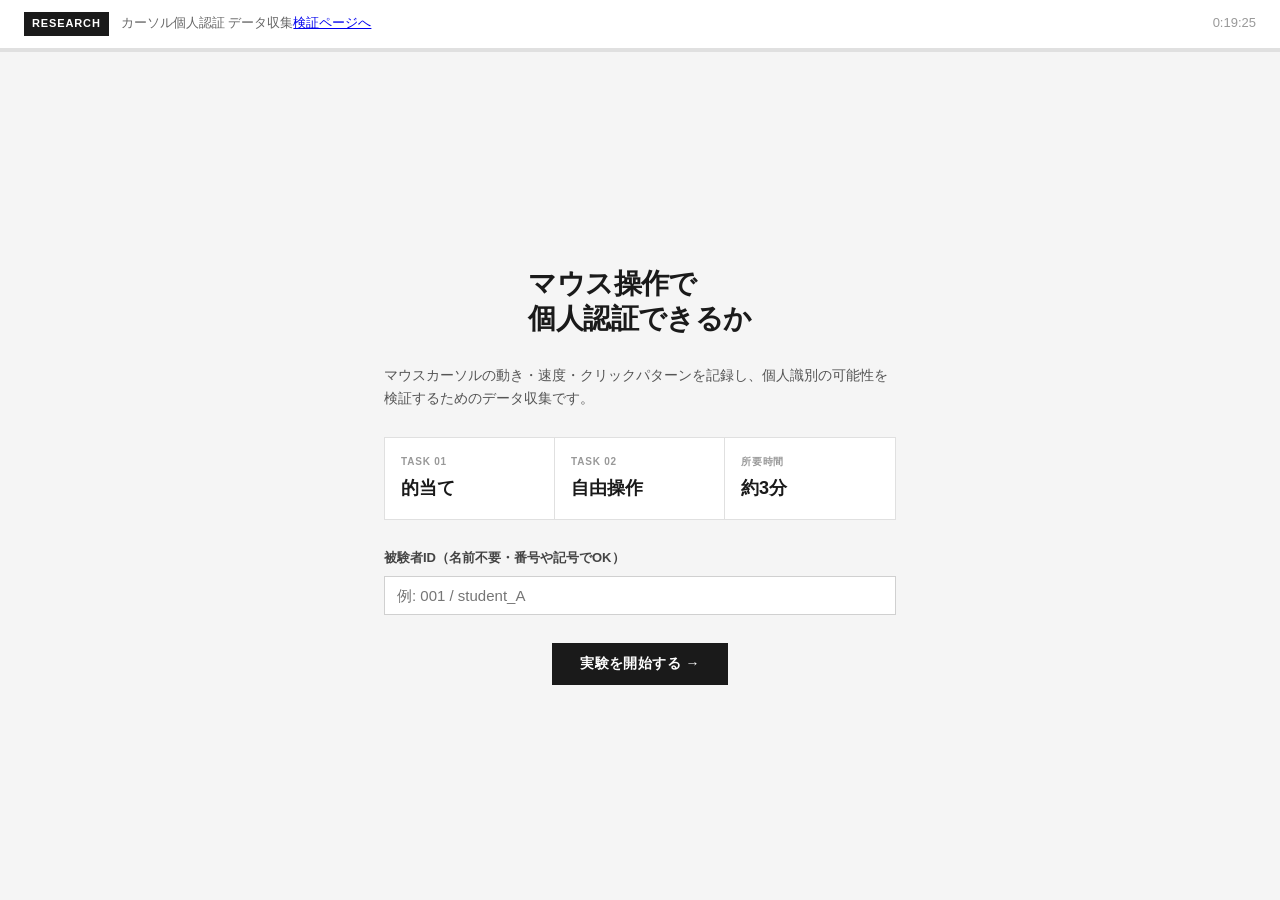
<file: index.html>
<!DOCTYPE html>
<html lang="ja">
<head>
    <meta charset="UTF-8">
    <meta name="viewport" content="width=device-width, initial-scale=1.0">
    <title>マウス認証研究 | データ収集</title>
    <link rel="stylesheet" href="style.css">
</head>
<body>

<!-- PAGE 1: トップ -->
<section class="page active" id="page-landing">
    <header class="header">
        <span class="badge">RESEARCH</span>
        <span class="header-title">カーソル個人認証 データ収集<a href="./auth/index.html">検証ページへ</a></span>
    
        <span class="header-right" id="clock"></span>
    </header>
    <div class="progress"><div class="progress-bar" style="width:0%"></div></div>

    <div class="content">
        <h1>マウス操作で<br>個人認証できるか</h1>
        <p>マウスカーソルの動き・速度・クリックパターンを記録し、個人識別の可能性を検証するためのデータ収集です。</p>

        <div class="info-grid">
            <div class="info-cell">
                <div class="info-label">TASK 01</div>
                <div class="info-value">的当て</div>
            </div>
            <div class="info-cell">
                <div class="info-label">TASK 02</div>
                <div class="info-value">自由操作</div>
            </div>
            <div class="info-cell">
                <div class="info-label">所要時間</div>
                <div class="info-value">約3分</div>
            </div>
        </div>

        <div class="form-group">
            <label class="form-label" for="pid-input">被験者ID（名前不要・番号や記号でOK）</label>
            <input type="text" class="form-input" id="pid-input"
                placeholder="例: 001 / student_A" maxlength="30" autocomplete="off">
        </div>

        <button class="btn" onclick="startExperiment()">実験を開始する →</button>
    </div>
</section>


<!-- PAGE 2: 的当て 説明 -->
<section class="page" id="page-target-intro">
    <header class="header">
        <span class="badge">TASK 01</span>
        <span class="header-title">的当てタスク — 説明</span>
        <span class="header-right" id="pid-label-1"></span>
    </header>
    <div class="progress"><div class="progress-bar" style="width:25%"></div></div>

    <div class="content">
        <h2>的当てタスク</h2>

        <div class="steps">
            <div class="step">
                <span class="step-num">01</span>
                <span class="step-text">画面上に丸いターゲットが表示されます。</span>
            </div>
            <div class="step">
                <span class="step-num">02</span>
                <span class="step-text">できるだけ素早く正確にクリックしてください。</span>
            </div>
            <div class="step">
                <span class="step-num">03</span>
                <span class="step-text">クリックすると次のターゲットが出ます。合計 20回 で終了します。</span>
            </div>
            <div class="step">
                <span class="step-num">04</span>
                <span class="step-text">マウスの軌跡・速度・クリック位置を記録します。</span>
            </div>
        </div>

        <button class="btn" onclick="startTargetTask()">タスク開始 →</button>
    </div>
</section>


<!-- PAGE 3: 的当て 実行 -->
<section class="page" id="page-target">
    <header class="header">
        <span class="badge rec">● REC</span>
        <span class="header-title">的当てタスク 実行中</span>
    </header>
    <div class="progress"><div class="progress-bar" style="width:50%"></div></div>

    <div class="task-area" id="target-area">
        <div class="task-hud">
            <div class="hud-stat">
                <div class="hud-label">残り</div>
                <div class="hud-value" id="remaining">20</div>
            </div>
            <div class="hud-stat">
                <div class="hud-label">クリック</div>
                <div class="hud-value" id="clicked">0</div>
            </div>
            <div class="hud-stat">
                <div class="hud-label">記録数</div>
                <div class="hud-value" id="rec-pts">0</div>
            </div>
        </div>
        <canvas class="trail-canvas" id="target-canvas"></canvas>
    </div>
</section>


<!-- PAGE 4: 自由操作 説明 -->
<section class="page" id="page-free-intro">
    <header class="header">
        <span class="badge">TASK 02</span>
        <span class="header-title">自由操作タスク — 説明</span>
        <span class="header-right" id="pid-label-2"></span>
    </header>
    <div class="progress"><div class="progress-bar" style="width:62%"></div></div>

    <div class="content">
        <h2>自由操作タスク</h2>

        <div class="steps">
            <div class="step">
                <span class="step-num">01</span>
                <span class="step-text">エリア内で自由にマウスを動かしてください。決まった動きはありません。</span>
            </div>
            <div class="step">
                <span class="step-num">02</span>
                <span class="step-text">クリックしても構いません。自然な操作をしてください。</span>
            </div>
            <div class="step">
                <span class="step-num">03</span>
                <span class="step-text">30秒間 記録します。タイマーが終わると自動で次へ進みます。</span>
            </div>
        </div>

        <button class="btn" onclick="startFreeTask()">タスク開始 →</button>
    </div>
</section>


<!-- PAGE 5: 自由操作 実行 -->
<section class="page" id="page-free">
    <header class="header">
        <span class="badge rec">● REC</span>
        <span class="header-title">自由操作タスク 実行中</span>
    </header>
    <div class="progress"><div class="progress-bar" style="width:83%"></div></div>

    <div class="free-body">
        <div class="free-meta">
            <span>エリア内でマウスを自由に動かしてください</span>
            <span class="timer-text" id="timer-text">30s</span>
        </div>
        <div class="timer-track">
            <div class="timer-fill" id="timer-fill" style="width:100%"></div>
        </div>
        <div class="free-area" id="free-area">
            <canvas class="trail-canvas" id="free-canvas"></canvas>
            <div class="free-hint">
                <div class="free-countdown" id="big-countdown">30</div>
                <div class="free-hint-text">マウスをエリア内で動かしてください</div>
            </div>
        </div>
    </div>
</section>


<!-- PAGE 6: 完了 -->
<section class="page" id="page-complete">
    <header class="header">
        <span class="badge">COMPLETE</span>
        <span class="header-title">データ収集完了</span>
    </header>
    <div class="progress"><div class="progress-bar" style="width:100%"></div></div>

    <div class="content">
        <div class="check-mark">✓</div>
        <h2>収集完了！</h2>

        <div class="data-grid">
            <div class="data-cell">
                <div class="data-label">被験者ID</div>
                <div class="data-value" id="sum-pid">—</div>
            </div>
            <div class="data-cell">
                <div class="data-label">セッションID</div>
                <div class="data-value" id="sum-sid">—</div>
            </div>
            <div class="data-cell">
                <div class="data-label">総記録ポイント</div>
                <div class="data-value" id="sum-pts">—</div>
            </div>
            <div class="data-cell">
                <div class="data-label">的当てクリック数</div>
                <div class="data-value" id="sum-clicks">—</div>
            </div>
        </div>

        <div class="notice">
            CSVファイルをダウンロードして、研究者にメール・LINEで送ってください。<br>
            ファイル名はそのままにしておいてください。
        </div>

        <div class="btn-row">
            <button class="btn" onclick="downloadCSV()">CSVをダウンロード ↓</button>
            <button class="btn-outline" onclick="location.reload()">別セッションを記録する →</button>
        </div>
    </div>
</section>

<script src="app.js"></script>
</body>
</html>
</file>
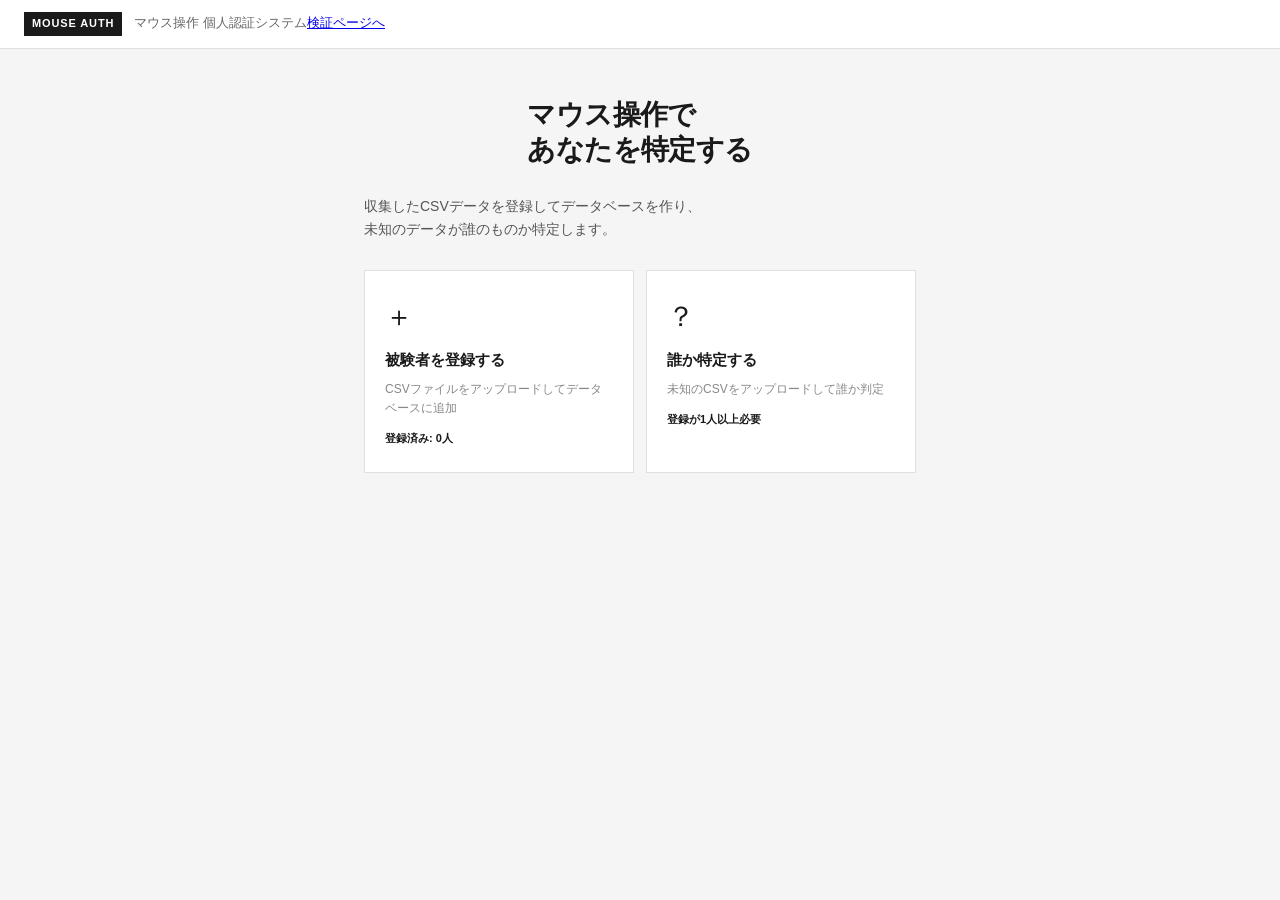
<file: auth/index.html>
<!DOCTYPE html>
<html lang="ja">
<head>
    <meta charset="UTF-8">
    <meta name="viewport" content="width=device-width, initial-scale=1.0">
    <title>マウス認証システム</title>
    <link rel="stylesheet" href="style.css">
</head>
<body>

<!-- ==============================
     VIEW: ホーム
============================== -->
<div class="view active" id="view-home">
    <header class="header">
        <span class="badge">MOUSE AUTH</span>
        <span class="header-title">マウス操作 個人認証システム<a href="../index.html">検証ページへ</a></span>
    </header>

    <div class="content">
        <h1>マウス操作で<br>あなたを特定する</h1>
        <p>収集したCSVデータを登録してデータベースを作り、<br>未知のデータが誰のものか特定します。</p>

        <div class="card-grid">
            <div class="card" onclick="showView('view-register')">
                <div class="card-icon">＋</div>
                <div class="card-title">被験者を登録する</div>
                <div class="card-desc">CSVファイルをアップロードしてデータベースに追加</div>
                <div class="card-count" id="home-count">登録済み: 0人</div>
            </div>
            <div class="card" onclick="showView('view-auth')">
                <div class="card-icon">？</div>
                <div class="card-title">誰か特定する</div>
                <div class="card-desc">未知のCSVをアップロードして誰か判定</div>
                <div class="card-count">登録が1人以上必要</div>
            </div>
        </div>

        <div class="db-status" id="db-status" style="display:none">
            <div class="db-status-title">登録済み被験者</div>
            <div id="db-list" class="db-list"></div>
            <button class="btn-danger" onclick="clearDatabase()">データベースをリセット</button>
        </div>
    </div>
</div>


<!-- ==============================
     VIEW: 登録
============================== -->
<div class="view" id="view-register">
    <header class="header">
        <button class="back-btn" onclick="showView('view-home')">← 戻る</button>
        <span class="badge">REGISTER</span>
        <span class="header-title">被験者を登録</span>
    </header>

    <div class="content">
        <h2>CSVファイルをアップロード</h2>
        <p>データ収集サイトでダウンロードしたCSVをアップロードしてください。<br>同じ被験者のファイルを複数まとめて選択できます。</p>

        <div class="upload-area" id="upload-area-register"
            ondragover="event.preventDefault()"
            ondrop="handleDrop(event, 'register')">
            <div class="upload-icon">↑</div>
            <div class="upload-text">クリックまたはドラッグ＆ドロップ</div>
            <div class="upload-sub">mouse_ID_SESSION.csv</div>
            <input type="file" id="file-input-register" accept=".csv" multiple
                style="display:none" onchange="handleFiles(this.files, 'register')">
        </div>

        <div id="register-result" class="result-box" style="display:none"></div>

        <button class="btn" onclick="document.getElementById('file-input-register').click()">
            ファイルを選択
        </button>
    </div>
</div>


<!-- ==============================
     VIEW: 認証
============================== -->
<div class="view" id="view-auth">
    <header class="header">
        <button class="back-btn" onclick="showView('view-home')">← 戻る</button>
        <span class="badge">AUTH</span>
        <span class="header-title">誰か特定する</span>
    </header>

    <div class="content">
        <h2>未知のCSVをアップロード</h2>
        <p>誰のものか分からないCSVファイルをアップロードしてください。<br>データベースと比較して最も近い人物を特定します。</p>

        <div class="upload-area" id="upload-area-auth"
            ondragover="event.preventDefault()"
            ondrop="handleDrop(event, 'auth')">
            <div class="upload-icon">↑</div>
            <div class="upload-text">クリックまたはドラッグ＆ドロップ</div>
            <div class="upload-sub">判定したいCSVファイル</div>
            <input type="file" id="file-input-auth" accept=".csv"
                style="display:none" onchange="handleFiles(this.files, 'auth')">
        </div>

        <div id="auth-result" style="display:none">
            <!-- 判定結果 -->
            <div class="result-verdict" id="result-verdict"></div>

            <!-- スコア一覧 -->
            <div class="score-list" id="score-list"></div>

            <!-- 特徴量比較 -->
            <div class="feature-compare" id="feature-compare"></div>
        </div>

        <button class="btn" onclick="document.getElementById('file-input-auth').click()">
            ファイルを選択
        </button>
    </div>
</div>

<script src="auth.js"></script>
</body>
</html>
</file>
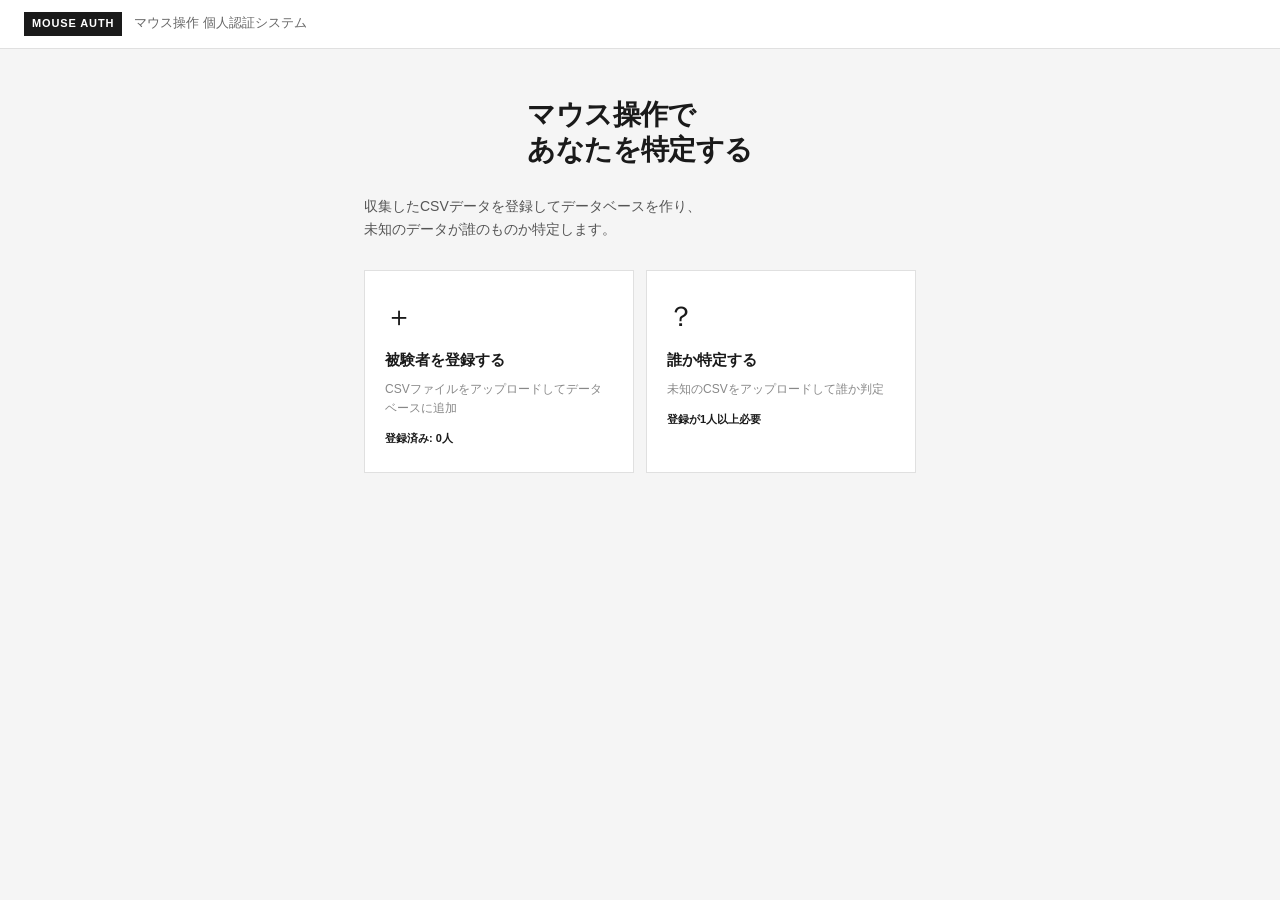
<file: auth/auth:index.html>
<!DOCTYPE html>
<html lang="ja">
<head>
    <meta charset="UTF-8">
    <meta name="viewport" content="width=device-width, initial-scale=1.0">
    <title>マウス認証システム</title>
    <link rel="stylesheet" href="style.css">
</head>
<body>

<!-- ==============================
     VIEW: ホーム
============================== -->
<div class="view active" id="view-home">
    <header class="header">
        <span class="badge">MOUSE AUTH</span>
        <span class="header-title">マウス操作 個人認証システム</span>
    </header>

    <div class="content">
        <h1>マウス操作で<br>あなたを特定する</h1>
        <p>収集したCSVデータを登録してデータベースを作り、<br>未知のデータが誰のものか特定します。</p>

        <div class="card-grid">
            <div class="card" onclick="showView('view-register')">
                <div class="card-icon">＋</div>
                <div class="card-title">被験者を登録する</div>
                <div class="card-desc">CSVファイルをアップロードしてデータベースに追加</div>
                <div class="card-count" id="home-count">登録済み: 0人</div>
            </div>
            <div class="card" onclick="showView('view-auth')">
                <div class="card-icon">？</div>
                <div class="card-title">誰か特定する</div>
                <div class="card-desc">未知のCSVをアップロードして誰か判定</div>
                <div class="card-count">登録が1人以上必要</div>
            </div>
        </div>

        <div class="db-status" id="db-status" style="display:none">
            <div class="db-status-title">登録済み被験者</div>
            <div id="db-list" class="db-list"></div>
            <button class="btn-danger" onclick="clearDatabase()">データベースをリセット</button>
        </div>
    </div>
</div>


<!-- ==============================
     VIEW: 登録
============================== -->
<div class="view" id="view-register">
    <header class="header">
        <button class="back-btn" onclick="showView('view-home')">← 戻る</button>
        <span class="badge">REGISTER</span>
        <span class="header-title">被験者を登録</span>
    </header>

    <div class="content">
        <h2>CSVファイルをアップロード</h2>
        <p>データ収集サイトでダウンロードしたCSVをアップロードしてください。<br>同じ被験者のファイルを複数まとめて選択できます。</p>

        <div class="upload-area" id="upload-area-register"
            ondragover="event.preventDefault()"
            ondrop="handleDrop(event, 'register')">
            <div class="upload-icon">↑</div>
            <div class="upload-text">クリックまたはドラッグ＆ドロップ</div>
            <div class="upload-sub">mouse_ID_SESSION.csv</div>
            <input type="file" id="file-input-register" accept=".csv" multiple
                style="display:none" onchange="handleFiles(this.files, 'register')">
        </div>

        <div id="register-result" class="result-box" style="display:none"></div>

        <button class="btn" onclick="document.getElementById('file-input-register').click()">
            ファイルを選択
        </button>
    </div>
</div>


<!-- ==============================
     VIEW: 認証
============================== -->
<div class="view" id="view-auth">
    <header class="header">
        <button class="back-btn" onclick="showView('view-home')">← 戻る</button>
        <span class="badge">AUTH</span>
        <span class="header-title">誰か特定する</span>
    </header>

    <div class="content">
        <h2>未知のCSVをアップロード</h2>
        <p>誰のものか分からないCSVファイルをアップロードしてください。<br>データベースと比較して最も近い人物を特定します。</p>

        <div class="upload-area" id="upload-area-auth"
            ondragover="event.preventDefault()"
            ondrop="handleDrop(event, 'auth')">
            <div class="upload-icon">↑</div>
            <div class="upload-text">クリックまたはドラッグ＆ドロップ</div>
            <div class="upload-sub">判定したいCSVファイル</div>
            <input type="file" id="file-input-auth" accept=".csv"
                style="display:none" onchange="handleFiles(this.files, 'auth')">
        </div>

        <div id="auth-result" style="display:none">
            <!-- 判定結果 -->
            <div class="result-verdict" id="result-verdict"></div>

            <!-- スコア一覧 -->
            <div class="score-list" id="score-list"></div>

            <!-- 特徴量比較 -->
            <div class="feature-compare" id="feature-compare"></div>
        </div>

        <button class="btn" onclick="document.getElementById('file-input-auth').click()">
            ファイルを選択
        </button>
    </div>
</div>

<script src="auth.js"></script>
</body>
</html>
</file>
<file: style.css>
*, *::before, *::after {
    box-sizing: border-box;
    margin: 0;
    padding: 0;
}

body {
    font-family: 'Helvetica Neue', Arial, sans-serif;
    background: #f5f5f5;
    color: #1a1a1a;
    font-size: 15px;
    line-height: 1.6;
}

/* =====================
   Page system
===================== */
.page {
    display: none;
    min-height: 100vh;
    flex-direction: column;
}
.page.active {
    display: flex;
}

/* =====================
   Header
===================== */
.header {
    background: #fff;
    border-bottom: 1px solid #e0e0e0;
    padding: 12px 24px;
    display: flex;
    align-items: center;
    gap: 12px;
}

.badge {
    font-size: 11px;
    font-weight: 700;
    background: #1a1a1a;
    color: #fff;
    padding: 3px 8px;
    letter-spacing: 0.08em;
}

.badge.rec {
    background: #e53e3e;
}

.header-title {
    font-size: 13px;
    color: #666;
}

.header-right {
    margin-left: auto;
    font-size: 13px;
    color: #999;
    font-variant-numeric: tabular-nums;
}

/* =====================
   Progress
===================== */
.progress {
    height: 3px;
    background: #e0e0e0;
}
.progress-bar {
    height: 100%;
    background: #1a1a1a;
    transition: width 0.4s ease;
}

/* =====================
   Content (centered pages)
===================== */
.content {
    flex: 1;
    display: flex;
    flex-direction: column;
    align-items: center;
    justify-content: center;
    padding: 48px 24px;
    gap: 28px;
    max-width: 560px;
    margin: 0 auto;
    width: 100%;
}

/* =====================
   Typography
===================== */
h1 {
    font-size: 28px;
    font-weight: 700;
    letter-spacing: -0.02em;
    line-height: 1.25;
}

h2 {
    font-size: 22px;
    font-weight: 700;
    letter-spacing: -0.01em;
    align-self: flex-start;
}

p {
    color: #555;
    font-size: 14px;
    align-self: flex-start;
}

/* =====================
   Info grid
===================== */
.info-grid {
    display: grid;
    grid-template-columns: repeat(3, 1fr);
    border: 1px solid #e0e0e0;
    width: 100%;
}

.info-cell {
    background: #fff;
    padding: 16px;
    display: flex;
    flex-direction: column;
    gap: 4px;
    border-right: 1px solid #e0e0e0;
}
.info-cell:last-child { border-right: none; }

.info-label {
    font-size: 10px;
    color: #999;
    font-weight: 700;
    letter-spacing: 0.08em;
    text-transform: uppercase;
}

.info-value {
    font-size: 18px;
    font-weight: 700;
}

/* =====================
   Form
===================== */
.form-group {
    display: flex;
    flex-direction: column;
    gap: 8px;
    width: 100%;
}

.form-label {
    font-size: 13px;
    color: #444;
    font-weight: 600;
}

.form-input {
    width: 100%;
    border: 1px solid #d0d0d0;
    background: #fff;
    font-size: 15px;
    font-family: inherit;
    padding: 10px 12px;
    outline: none;
    transition: border-color 0.15s;
    border-radius: 0;
    -webkit-appearance: none;
}
.form-input:focus { border-color: #1a1a1a; }
.form-input.error { border-color: #e53e3e; }

/* =====================
   Buttons
===================== */
.btn {
    background: #1a1a1a;
    color: #fff;
    border: none;
    font-family: inherit;
    font-size: 14px;
    font-weight: 700;
    padding: 12px 28px;
    cursor: pointer;
    letter-spacing: 0.03em;
    transition: background 0.15s;
}
.btn:hover  { background: #333; }
.btn:active { background: #000; }

.btn-outline {
    background: transparent;
    color: #1a1a1a;
    border: 1px solid #ccc;
    font-family: inherit;
    font-size: 14px;
    font-weight: 600;
    padding: 12px 28px;
    cursor: pointer;
    transition: border-color 0.15s;
}
.btn-outline:hover { border-color: #1a1a1a; }

.btn-row {
    display: flex;
    gap: 12px;
    flex-wrap: wrap;
    justify-content: center;
}

/* =====================
   Steps
===================== */
.steps {
    display: flex;
    flex-direction: column;
    gap: 8px;
    width: 100%;
}

.step {
    display: flex;
    gap: 16px;
    align-items: flex-start;
    background: #fff;
    border: 1px solid #e0e0e0;
    padding: 14px 16px;
}

.step-num {
    font-size: 11px;
    font-weight: 700;
    color: #aaa;
    min-width: 20px;
    padding-top: 2px;
}

.step-text {
    font-size: 14px;
    color: #333;
    line-height: 1.6;
}

/* =====================
   Target task area
===================== */
.task-area {
    flex: 1;
    position: relative;
    cursor: crosshair;
    overflow: hidden;
    background: #fff;
}

.task-hud {
    position: absolute;
    top: 16px;
    left: 50%;
    transform: translateX(-50%);
    display: flex;
    gap: 32px;
    background: rgba(255,255,255,0.96);
    border: 1px solid #e0e0e0;
    padding: 10px 24px;
    z-index: 10;
    white-space: nowrap;
}

.hud-stat {
    display: flex;
    flex-direction: column;
    align-items: center;
    gap: 2px;
}

.hud-label {
    font-size: 10px;
    color: #999;
    font-weight: 700;
    letter-spacing: 0.06em;
    text-transform: uppercase;
}

.hud-value {
    font-size: 22px;
    font-weight: 700;
    font-variant-numeric: tabular-nums;
}

/* ---- Target circle ---- */
/*
   JSで div.style.width / height を px でセットしてから
   border-radius: 50% を CSS で当てれば必ず丸になる。
   親の .task-area は position:relative なので
   position:absolute + top/left で配置できる。
*/
.target-circle {
    position: absolute;
    border-radius: 50%;
    cursor: pointer;
    border: 2px solid #1a1a1a;
    background: #efefef;
    display: flex;
    align-items: center;
    justify-content: center;
    transition: background 0.1s;
    animation: pop-in 0.15s ease-out;
}
.target-circle:hover {
    background: #e0e0e0;
}

.target-center {
    width: 8px;
    height: 8px;
    border-radius: 50%;
    background: #1a1a1a;
    pointer-events: none;
    flex-shrink: 0;
}

@keyframes pop-in {
    from { transform: scale(0.3); opacity: 0; }
    to   { transform: scale(1);   opacity: 1; }
}

/* Trail canvas */
.trail-canvas {
    position: absolute;
    inset: 0;
    pointer-events: none;
}

/* =====================
   Free task
===================== */
.free-body {
    flex: 1;
    display: flex;
    flex-direction: column;
    padding: 20px 24px;
    gap: 12px;
}

.free-meta {
    display: flex;
    justify-content: space-between;
    align-items: center;
    font-size: 13px;
    color: #666;
}

.timer-text {
    font-size: 18px;
    font-weight: 700;
    font-variant-numeric: tabular-nums;
}

.timer-track {
    height: 3px;
    background: #e0e0e0;
}
.timer-fill {
    height: 100%;
    background: #1a1a1a;
    transition: width 0.25s linear;
}

.free-area {
    flex: 1;
    position: relative;
    cursor: crosshair;
    border: 1px solid #e0e0e0;
    background: #fff;
    overflow: hidden;
}

.free-hint {
    position: absolute;
    top: 50%;
    left: 50%;
    transform: translate(-50%, -50%);
    text-align: center;
    pointer-events: none;
    user-select: none;
}

.free-countdown {
    font-size: 96px;
    font-weight: 700;
    color: #1a1a1a;
    opacity: 0.05;
    line-height: 1;
    font-variant-numeric: tabular-nums;
}

.free-hint-text {
    font-size: 13px;
    color: #bbb;
    margin-top: 8px;
}

/* =====================
   Complete page
===================== */
.check-mark {
    width: 64px;
    height: 64px;
    border-radius: 50%;
    border: 2px solid #1a1a1a;
    display: flex;
    align-items: center;
    justify-content: center;
    font-size: 26px;
    animation: pop-in 0.4s cubic-bezier(0.34, 1.56, 0.64, 1);
}

.data-grid {
    display: grid;
    grid-template-columns: 1fr 1fr;
    border: 1px solid #e0e0e0;
    width: 100%;
}

.data-cell {
    background: #fff;
    padding: 16px;
    border-right: 1px solid #e0e0e0;
    border-bottom: 1px solid #e0e0e0;
}
.data-cell:nth-child(2n)        { border-right: none; }
.data-cell:nth-last-child(-n+2) { border-bottom: none; }

.data-label {
    font-size: 10px;
    color: #999;
    font-weight: 700;
    letter-spacing: 0.08em;
    text-transform: uppercase;
    margin-bottom: 4px;
}

.data-value {
    font-size: 17px;
    font-weight: 700;
    word-break: break-all;
    font-variant-numeric: tabular-nums;
}

.notice {
    background: #fff;
    border: 1px solid #e0e0e0;
    border-left: 3px solid #1a1a1a;
    padding: 14px 16px;
    font-size: 13px;
    color: #555;
    line-height: 1.8;
    width: 100%;
}
</file>
<file: auth/style.css>
*, *::before, *::after { box-sizing: border-box; margin: 0; padding: 0; }

body {
    font-family: 'Helvetica Neue', Arial, sans-serif;
    background: #f5f5f5;
    color: #1a1a1a;
    font-size: 15px;
    line-height: 1.6;
    min-height: 100vh;
}

/* =====================
   View system
===================== */
.view { display: none; min-height: 100vh; flex-direction: column; }
.view.active { display: flex; }

/* =====================
   Header
===================== */
.header {
    background: #fff;
    border-bottom: 1px solid #e0e0e0;
    padding: 12px 24px;
    display: flex;
    align-items: center;
    gap: 12px;
    position: sticky;
    top: 0;
    z-index: 10;
}

.badge {
    font-size: 11px;
    font-weight: 700;
    background: #1a1a1a;
    color: #fff;
    padding: 3px 8px;
    letter-spacing: 0.08em;
}

.header-title { font-size: 13px; color: #666; }

.back-btn {
    background: none;
    border: 1px solid #e0e0e0;
    font-size: 13px;
    padding: 4px 12px;
    cursor: pointer;
    font-family: inherit;
    color: #444;
    transition: border-color 0.15s;
}
.back-btn:hover { border-color: #1a1a1a; }

/* =====================
   Content
===================== */
.content {
    flex: 1;
    display: flex;
    flex-direction: column;
    align-items: center;
    padding: 48px 24px;
    gap: 28px;
    max-width: 600px;
    margin: 0 auto;
    width: 100%;
}

h1 { font-size: 28px; font-weight: 700; letter-spacing: -0.02em; line-height: 1.25; }
h2 { font-size: 22px; font-weight: 700; letter-spacing: -0.01em; align-self: flex-start; }
p  { font-size: 14px; color: #555; align-self: flex-start; line-height: 1.7; }

/* =====================
   Home cards
===================== */
.card-grid {
    display: grid;
    grid-template-columns: 1fr 1fr;
    gap: 12px;
    width: 100%;
}

.card {
    background: #fff;
    border: 1px solid #e0e0e0;
    padding: 24px 20px;
    cursor: pointer;
    transition: border-color 0.15s, box-shadow 0.15s;
    display: flex;
    flex-direction: column;
    gap: 8px;
}
.card:hover { border-color: #1a1a1a; box-shadow: 0 2px 8px rgba(0,0,0,0.06); }

.card-icon { font-size: 28px; }
.card-title { font-size: 15px; font-weight: 700; }
.card-desc { font-size: 12px; color: #888; line-height: 1.6; }
.card-count { font-size: 11px; font-weight: 700; color: #1a1a1a; margin-top: 4px; }

/* =====================
   DB Status
===================== */
.db-status {
    background: #fff;
    border: 1px solid #e0e0e0;
    padding: 20px;
    width: 100%;
}
.db-status-title {
    font-size: 11px;
    font-weight: 700;
    color: #999;
    letter-spacing: 0.08em;
    text-transform: uppercase;
    margin-bottom: 12px;
}
.db-list { display: flex; flex-direction: column; gap: 6px; margin-bottom: 16px; }
.db-item {
    display: flex;
    justify-content: space-between;
    align-items: center;
    font-size: 13px;
    padding: 8px 0;
    border-bottom: 1px solid #f0f0f0;
}
.db-item:last-child { border-bottom: none; }
.db-item-id { font-weight: 700; }
.db-item-sessions { color: #888; font-size: 12px; }

/* =====================
   Upload area
===================== */
.upload-area {
    width: 100%;
    border: 2px dashed #d0d0d0;
    background: #fff;
    padding: 40px 24px;
    text-align: center;
    cursor: pointer;
    transition: border-color 0.15s, background 0.15s;
    display: flex;
    flex-direction: column;
    align-items: center;
    gap: 8px;
}
.upload-area:hover { border-color: #1a1a1a; background: #fafafa; }

.upload-icon { font-size: 32px; color: #ccc; }
.upload-text { font-size: 14px; font-weight: 600; color: #444; }
.upload-sub { font-size: 12px; color: #aaa; }

/* =====================
   Buttons
===================== */
.btn {
    background: #1a1a1a;
    color: #fff;
    border: none;
    font-family: inherit;
    font-size: 14px;
    font-weight: 700;
    padding: 12px 28px;
    cursor: pointer;
    transition: background 0.15s;
}
.btn:hover  { background: #333; }
.btn:active { background: #000; }

.btn-danger {
    background: none;
    border: 1px solid #e0e0e0;
    color: #e53e3e;
    font-family: inherit;
    font-size: 12px;
    padding: 8px 16px;
    cursor: pointer;
    transition: border-color 0.15s;
}
.btn-danger:hover { border-color: #e53e3e; }

/* =====================
   Register result
===================== */
.result-box {
    width: 100%;
    background: #fff;
    border: 1px solid #e0e0e0;
    border-left: 3px solid #1a1a1a;
    padding: 16px;
    font-size: 13px;
    color: #333;
    line-height: 1.9;
}
.result-box.success { border-left-color: #38a169; }
.result-box.error   { border-left-color: #e53e3e; }

/* =====================
   Auth result: verdict
===================== */
.result-verdict {
    width: 100%;
    background: #1a1a1a;
    color: #fff;
    padding: 28px 24px;
    margin-bottom: 12px;
    display: flex;
    flex-direction: column;
    gap: 8px;
}
.verdict-label {
    font-size: 11px;
    letter-spacing: 0.12em;
    font-weight: 700;
    color: #aaa;
    text-transform: uppercase;
}
.verdict-name {
    font-size: 36px;
    font-weight: 700;
    letter-spacing: -0.02em;
}
.verdict-score {
    font-size: 13px;
    color: #ccc;
}

/* =====================
   Score list
===================== */
.score-list {
    width: 100%;
    display: flex;
    flex-direction: column;
    gap: 6px;
    margin-bottom: 12px;
}

.score-item {
    background: #fff;
    border: 1px solid #e0e0e0;
    padding: 12px 16px;
    display: flex;
    flex-direction: column;
    gap: 6px;
}
.score-item.top { border-color: #1a1a1a; }

.score-row {
    display: flex;
    justify-content: space-between;
    align-items: center;
    font-size: 13px;
}
.score-id   { font-weight: 700; }
.score-pct  { font-size: 13px; font-weight: 700; }

.score-bar-track {
    height: 4px;
    background: #f0f0f0;
    border-radius: 2px;
    overflow: hidden;
}
.score-bar-fill {
    height: 100%;
    background: #1a1a1a;
    border-radius: 2px;
    transition: width 0.6s ease;
}
.score-item.top .score-bar-fill { background: #1a1a1a; }

/* =====================
   Feature compare
===================== */
.feature-compare {
    width: 100%;
    background: #fff;
    border: 1px solid #e0e0e0;
    padding: 16px;
}
.feature-compare-title {
    font-size: 11px;
    font-weight: 700;
    color: #999;
    letter-spacing: 0.08em;
    text-transform: uppercase;
    margin-bottom: 12px;
}
.feature-row {
    display: grid;
    grid-template-columns: 1fr 1fr 1fr;
    gap: 4px;
    padding: 7px 0;
    border-bottom: 1px solid #f0f0f0;
    font-size: 12px;
    align-items: center;
}
.feature-row:last-child { border-bottom: none; }
.feature-name  { color: #888; }
.feature-val   { font-weight: 700; text-align: right; font-variant-numeric: tabular-nums; }
.feature-val.unknown { color: #1a1a1a; }
.feature-val.known   { color: #888; }
.feature-diff  { text-align: right; font-size: 11px; }
.feature-diff.close { color: #38a169; }
.feature-diff.far   { color: #e53e3e; }
</file>
